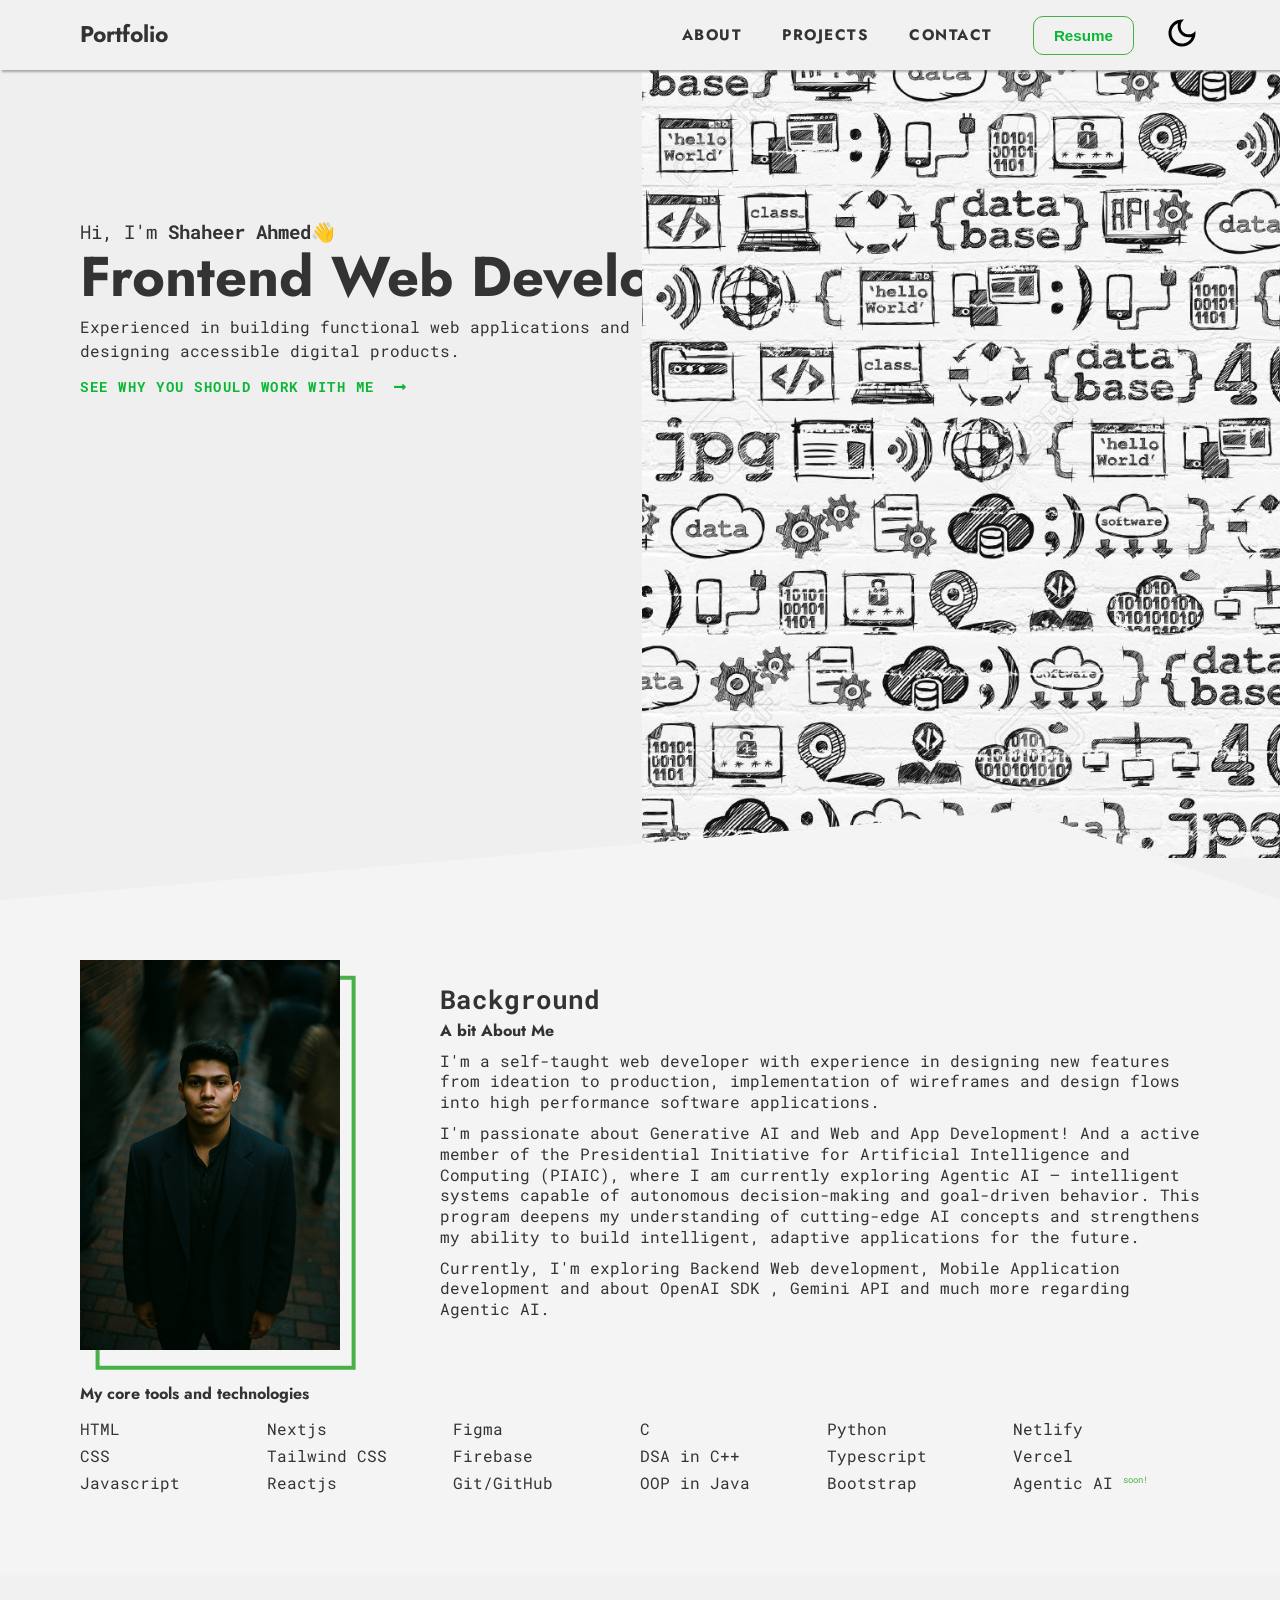
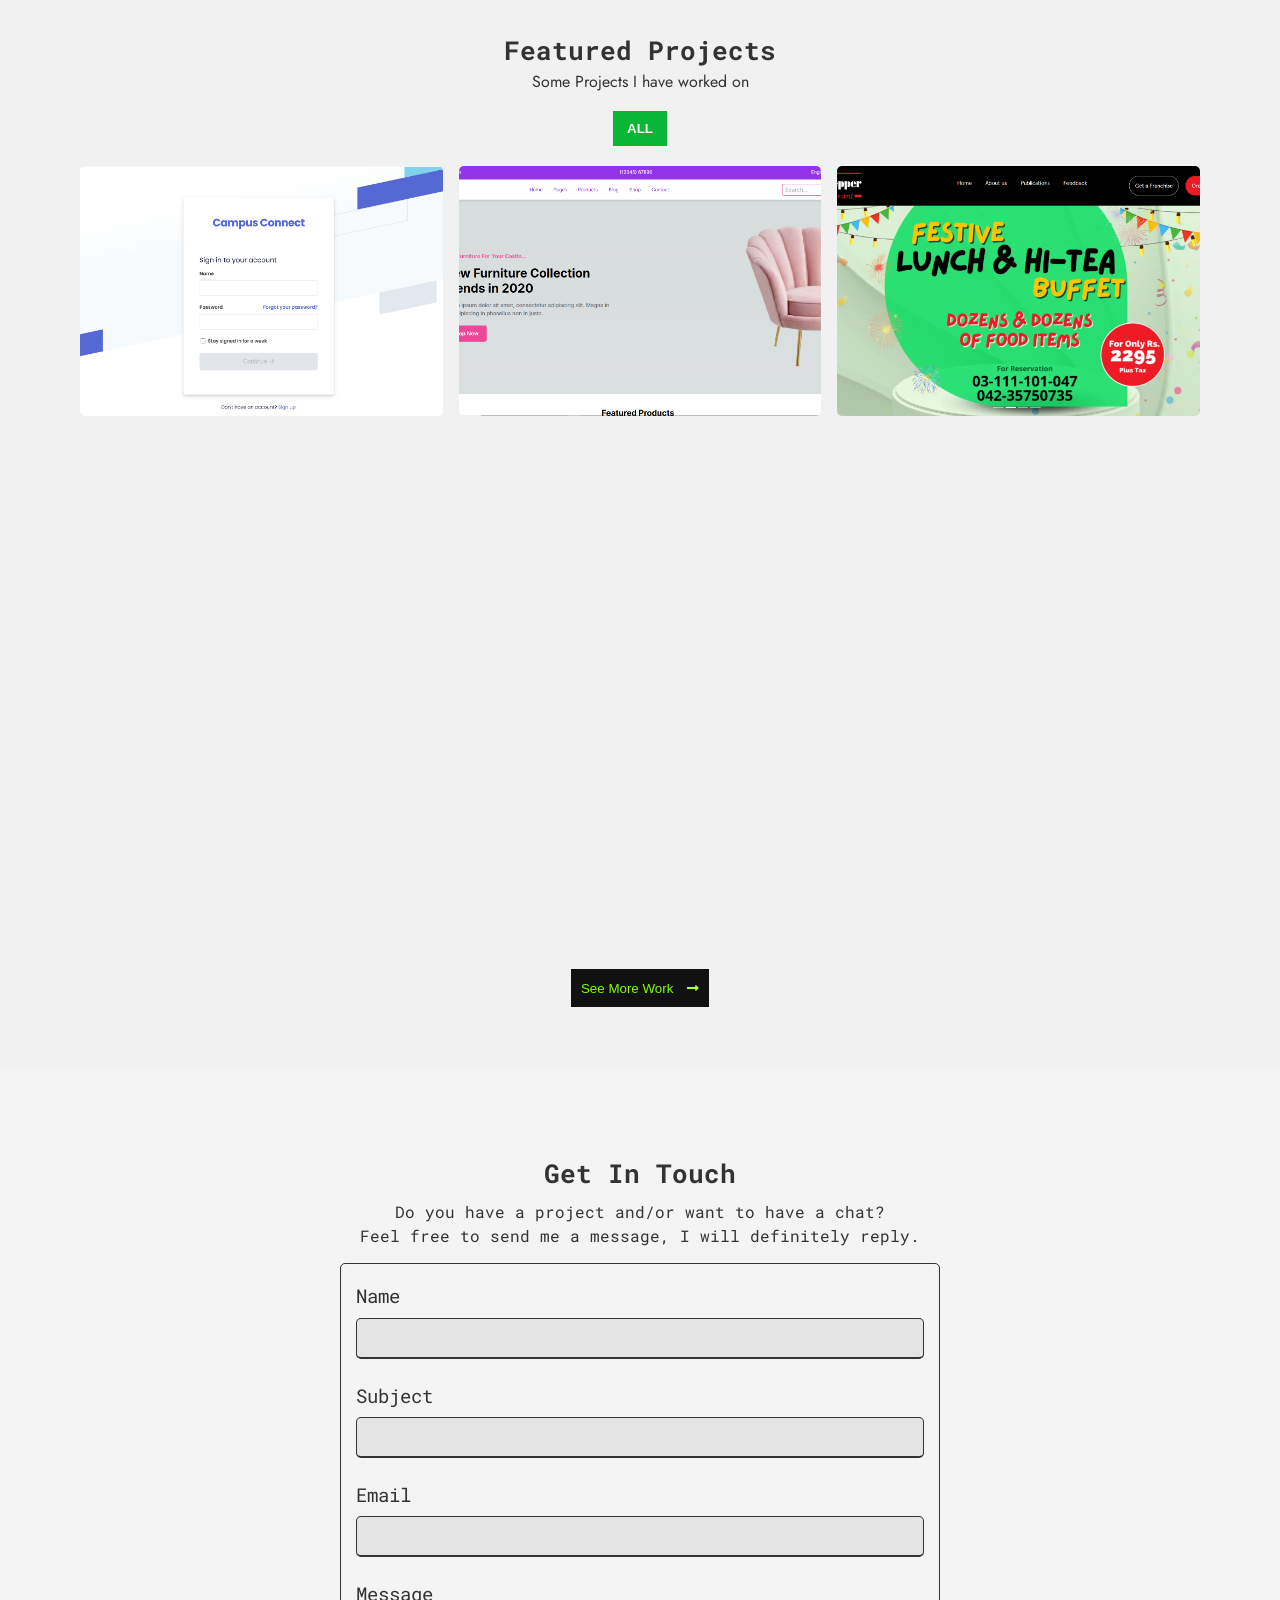
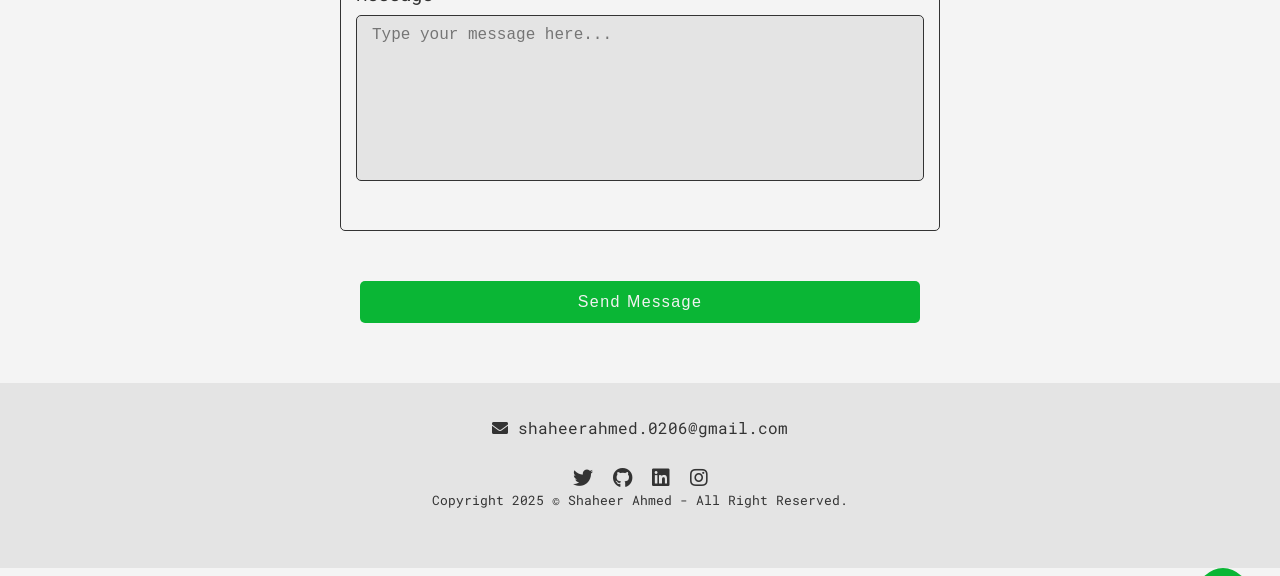
<file: index.html>
<!DOCTYPE html>
<html lang="en">
  <head>
    <meta charset="UTF-8" />
    <meta http-equiv="X-UA-Compatible" content="IE=edge" />
    <meta name="viewport" content="width=device-width, initial-scale=1.0" />
    <meta
      name="description"
      content="Shaheer Ahmed is a self-taught Frontend/UI Engineer, Visual Designer passionate about Open Source, Accessibility, Inclusive Design and Renewable Energy."
    />
    <meta
      name="keywords"
      content="Web Design, Software Development, UI/UX Design, Content Writing, Smart Contracts and DApp Development"
    />

    <!-- Facebook Open Graph -->
    <meta property="og:type" content="website" />
    <meta property="og:url" content="https://portfolio-website-shaheer.vercel.app/" />
    <meta property="og:title" content="Shaheer Ahmed Personal Website" />
    <meta
      property="og:description"
      content="Shaheer Ahmed is a self-taught Frontend/UI Engineer, Visual Designer and passionate about Open Source, Accessibility, Inclusive Design and Renewable Energy."
    />
    <meta
      property="og:image"
      content="assets/images/projects/frontpage.png"
    />

    <!-- Twitter Meta Tags  -->
    <meta property="twitter:card" content="Portfolio Website" />
    <meta property="twitter:url" content="https://portfolio-website-shaheer.vercel.app/" />
    <meta
      property="twitter:title"
      content="Shaheer Ahmed Website"
    />
    <meta
      property="twitter:description"
      content="Shaheer Ahmed is a self-taught Frontend/UI Engineer, Visual Designer ,passionate about Open Source, Accessibility, Inclusive Design and Renewable Energy."
    />
    <meta
      property="twitter:image"
      content="assets/images/projects/frontpage.png"
    />

    <!-- Favicons -->
    <link rel="icon" sizes="16x16" href="./images/favicon/favicon-16x16.png" />
    <link rel="icon" sizes="32x32" href="./images/favicon/favicon-32x32.png" />
    <link rel="icon" sizes="48x48" href="./images/favicon/favicon-48x48.png" />
    <link
      rel="icon"
      sizes="152x152"
      href="./images/favicon/favicon-152x152.png"
    />
    <link
      rel="icon"
      sizes="192x192"
      href="./images/favicon/favicon-192x192.png"
    />
    <!-- Fonts -->
    <link
      rel="stylesheet"
      href="https://pro.fontawesome.com/releases/v5.10.0/css/all.css"
      integrity="sha384-AYmEC3Yw5cVb3ZcuHtOA93w35dYTsvhLPVnYs9eStHfGJvOvKxVfELGroGkvsg+p"
      crossorigin="anonymous"
    />

    <link rel="preconnect" href="https://fonts.googleapis.com" />
    <link rel="preconnect" href="https://fonts.gstatic.com" crossorigin />
    <link
      href="https://fonts.googleapis.com/css2?family=Jost:wght@400;500;600;700&family=Roboto+Mono:wght@400;500;700&display=swap"
      rel="stylesheet"
    />
    <!-- Styles -->
    <link rel="stylesheet" href="./css/global.css" />
    <link rel="stylesheet" href="./css/style.css" />
    <title>Shaheer Ahmed | Personal Website</title>
  </head>
  <body>
    <!-- <div class="preloader">
    </div> -->

    <!-- Header -->
    <header class="header">
      <nav class="nav">
        <div class="logo">
          <a href="#hero">
           <h1>Portfolio</h1>
          </a>
        </div>
        <ul class="nav-links">
          <li><a href="#about">ABOUT</a></li>
          <li><a href="#project">PROJECTS</a></li>
          <li><a href="#contact">CONTACT</a></li>
          <li>
            <button class="resume-btn">
              <a
                id="resume"
                target="_blank"
                rel="noopener noreferrer"
                href="assets/CV.pdf"
                >Resume</a
              >
            </button>
          </li>

          <!-- Dark Mode Switch -->
          <div class="theme-switch">
            <input type="checkbox" id="toggle-switch" />
            <label class="theme-icons" for="toggle-switch">
              <img
                class="darken"
                src="./assets/images/icons/moon.svg"
                alt="dark mode"
              />
              <img
                class="brighten hide"
                src="./assets/images/icons/sun.svg"
                alt="light mode"
              />
            </label>
          </div>
        </ul>
        <!-- Mobile Hamburger Menu -->
        <div class="hamburger-menu">
          <div class="bar"></div>
        </div>
      </nav>
    </header>

    <!-- Main -->
    <main>
      <!-- Hero Section -->
      <section class="hero">
        <div class="left">
          <span>Hi, I'm <span class="named">Shaheer Ahmed👋</span></span>
          <h1>Frontend Web Developer</h1>
          <p>
            Experienced in building functional web applications and designing
            accessible digital products.
          </p>
          <a href="#about"
            >See Why You should Work With Me
            <i class="fas fa-long-arrow-alt-right"></i>
          </a>
        </div>
      </section>
    </main>

    <!-- About Me -->
    <section class="about" id="about">
      <div class="about-container">
        <div class="hidden photo-wrapper">
          <img
            loading="lazy"
            class="photo"
            src="./assets/images/profile-photo.jpeg"
            alt=""
          />
        </div>
        <div class="background">
          <h2 class="title">Background</h2>
          <h4 class="subtitle">A bit About Me</h4>
          <p>
           I'm a self-taught web developer  with experience in designing new features from ideation to production, implementation of wireframes and design flows into high performance software applications.
          </p>
          <p>
           I'm passionate about Generative AI and Web and App Development!
And a active member of the Presidential Initiative for Artificial Intelligence and Computing (PIAIC), where I am currently exploring Agentic AI — intelligent systems capable of autonomous decision-making and goal-driven behavior. This program deepens my understanding of cutting-edge AI concepts and strengthens my ability to build intelligent, adaptive applications for the future.
          </p>
          <p>
            Currently, I'm exploring Backend Web development, Mobile Application development and about OpenAI SDK , Gemini API and much more  regarding Agentic AI.
          </p>
        </div>
      </div>
      <div class="technologies">
        <h4>My core tools and technologies</h4>
        <div class="tools">
          <ul>
            <li>HTML</li>
            <li>CSS</li>
            <li>Javascript</li>
          </ul>
          <ul>
            <li>Nextjs</li>
            <li>Tailwind CSS</li>
            <li>Reactjs</li>
          </ul>
          <ul>
            <li>Figma</li>
            <li>Firebase</li>
            <li>Git/GitHub</li>
          </ul>
          <ul>
            <li>C</li>
            <li>DSA in C++</li>
            <li>OOP in Java</li>
          </ul>
          <ul>
            <li>Python</li>
            <li>Typescript</li>
            <li>Bootstrap</li>
          </ul>
          <ul>
            <li>Netlify</li>
            <li>Vercel</li>
            <li>Agentic AI <sup>soon!</sup></li>
          </ul>
        </div>
      </div>
    </section>

    <!-- Projects -->
    <section class="project" id="project">
      <div class="project-container">
        <div class="text">
          <h2 class="title" data-title="My works">Featured Projects</h2>
          <p>Some Projects I have worked on</p>
        </div>

        <div class="project-container">
          <div class="filter">
            <button class="filter-btn active" data-filter="*">All</button>
            <!-- <button class="filter-btn" data-filter=".design">Design</button>
            <button class="filter-btn" data-filter=".software">Software</button>
            <button class="filter-btn" data-filter=".blockchain">
              Blockchain
            </button> -->
          </div>

          <div class="projects">
            <!-- Project 1 -->
            <div class="hidden project-box software">
              <div class="project-details">
                <div class="project-text">
                  <h3>Campus Connect</h3>
                  <p>
Here's an amazing project where we connect our University students , and facilitate them as they can do job postings , can build alumni network and can also get study material like notes , university past papers and etc.
                  </p>
                  <span class="stack">React Js, Vercel</span>
                </div>

                <div class="project-link">
                  <a
                    href="https://campus-connect-hazel-rose.vercel.app/"
                    target="_blank"
                    rel="noopener noreferrer"
                  >
                    <i class="fas fa-link"></i>
                  </a>
                  <a
                    href="https://github.com/shaheerahmedcoder/Campus-Connect"
                    target="_blank"
                    rel="noopener noreferrer"
                  >
                    <i class="fab fa-github"></i>
                  </a>
                </div>
              </div>
            </div>

            <!-- Project 2 -->
            <div class="hidden project-box software">
              <div class="project-details">
                <div class="project-text">
                  <h3>Ecommerce Website</h3>
                  <p>A Ecommerce business Website UI.</p>
                  <span class="stack">Nextjs, Typescript, JavaScript, Tailwind CSS, CSS, Vercel</span>
                </div>

                <div class="project-link">
                  <a
                    href="https://e-commerce-website-ui-lyart.vercel.app/"
                    target="_blank"
                    rel="noopener noreferrer"
                  >
                    <i class="fas fa-link"></i>
                  </a>
                  <a
                    href="https://github.com/shaheerahmedcoder/E-Commerce-Website-UI"
                    target="_blank"
                    rel="noopener noreferrer"
                  >
                    <i class="fab fa-github"></i>
                  </a>
                </div>
              </div>
            </div>

            <!-- Project 3 -->
            <div class="hidden project-box blockchain">
              <div class="project-details">
                <div class="project-text">
                  <h3>Salt n Pepper Website CLone</h3>
                  <p>
This is the HTML and CSS final project, in which I have cloned a restaurant website name as "Salt and Pepper". In this website we will use all the concepts of HTML and CSS , and utility classes will also be used! You can visit this website by the link below;
                  </p>
                  <span class="stack"
                    >HTML, CSS, Github Deployment</span
                  >
                </div>

                <div class="project-link">
                  <a
                    href="https://shaheerahmedcoder.github.io/Salt-and-Pepper/"
                    target="_blank"
                    rel="noopener noreferrer"
                  >
                    <i class="fas fa-link"></i>
                  </a>
                  <a
                    href="https://github.com/shaheerahmedcoder/Salt-and-Pepper"
                    target="_blank"
                    rel="noopener noreferrer"
                  >
                    <i class="fab fa-github"></i>
                  </a>
                </div>
              </div>
            </div>

            <!-- Project 4 -->
            <div class="hidden project-box software">
              <div class="project-details">
                <div class="project-text">
                  <h3>Calculator</h3>
                  <p>A Simple calculator for mathematical operations</p>
                  <span class="stack">HTML, CSS, JavaScript, GitHub Deployment</span>
                </div>

                <div class="project-link">
                  <a
                    href="https://shaheerahmedcoder.github.io/Calculator/"
                    target="_blank"
                    rel="noopener noreferrer"
                  >
                    <i class="fas fa-link"></i>
                  </a>
                  <a
                    href="https://github.com/shaheerahmedcoder/Calculator"
                    target="_blank"
                    rel="noopener noreferrer"
                  >
                    <i class="fab fa-github"></i>
                  </a>
                </div>
              </div>
            </div>

            <!-- Project 5 -->
            <div class="hidden project-box software">
              <div class="project-details">
                <div class="project-text">
                  <h3>Resume Builder</h3>
                  <p>A Dynamic Resume Builder by entering your information you can download your resume in pdf format, can share the resume through a shareable link in a unique way.</p>
                  <span class="stack">HTML, CSS, JavaScript, Vercel</span>
                </div>

                <div class="project-link">
                  <a
                    href="https://personal-information-blond.vercel.app/"
                    target="_blank"
                    rel="noopener noreferrer"
                  >
                    <i class="fas fa-link"></i>
                  </a>
                  <a
                    href="https://github.com/shaheerahmedcoder/Personal--Information"
                    target="_blank"
                    rel="noopener noreferrer"
                  >
                    <i class="fab fa-github"></i>
                  </a>
                </div>
              </div>
            </div>

            <!-- Project 6 -->
            <div class="hidden project-box design">
              <div class="project-details">
                <div class="project-text">
                  <h3>Toss App</h3>
                  <p>
                    A toss app by using HTML , CSS and JavaScript.
                  </p>
                  <span class="stack">HTML, CSS, Javascript</span>
                </div>

               <div class="project-link">
                  <a
                    href="https://shaheerahmedcoder.github.io/Toss-App/"
                    target="_blank"
                    rel="noopener noreferrer"
                  >
                    <i class="fas fa-link"></i>
                  </a>
                  <a
                    href="https://github.com/shaheerahmedcoder/Toss-App"
                    target="_blank"
                    rel="noopener noreferrer"
                  >
                    <i class="fab fa-github"></i>
                  </a>
                </div>
              </div>
            </div>


            <!-- Project 7 -->
            <div class="hidden project-box software">
              <div class="project-details">
                <div class="project-text">
                  <h3>Card Game</h3>
                  <p>
A toss app by using HTML , CSS and JavaScript.
                  </p>
                  <span class="stack">HTML, CSS, React JS, Vite(framework), Vercel</span>
                </div>

                <div class="project-link">
                  <a
                    href="https://card-game-4.vercel.app/"
                    target="_blank"
                    rel="noopener noreferrer"
                  >
                    <i class="fas fa-link"></i>
                  </a>
                  <a
                    href="https://github.com/shaheerahmedcoder/Card-Game"
                    target="_blank"
                    rel="noopener noreferrer"
                  >
                    <i class="fab fa-github"></i>
                  </a>
                </div>
              </div>
            </div>

            <!-- Project 8 -->
            <div class="hidden project-box software">
              <div class="project-details">
                <div class="project-text">
                  <h3>Todo App</h3>
                  <p>
                 A todo app made by using HTML , CSS and JavaScript!
                  </p>
                  <span class="stack">HTML, CSS, JavaScript, GitHub Deployment</span>
                </div>

                <div class="project-link">
                  <a
                    href="https://shaheerahmedcoder.github.io/Todo-App/"
                    target="_blank"
                    rel="noopener noreferrer"
                  >
                    <i class="fas fa-link"></i>
                  </a>
                  <a
                    href="https://github.com/shaheerahmedcoder/Todo-App"
                    target="_blank"
                    rel="noopener noreferrer"
                  >
                    <i class="fab fa-github"></i>
                  </a>
                </div>
              </div>
            </div>

            <!-- Project 9 -->
            <div class="hidden project-box blockchain">
              <div class="project-details">
                <div class="project-text">
                  <h3>Agentic AI</h3>
                  <p>
                   Agentic AI refers to AI systems capable of autonomous decision-making, goal-setting, and adaptive behavior without constant human input. Unlike traditional AI, it acts more like an intelligent agent—reasoning, planning, and taking initiative to achieve complex objectives in dynamic environments.
                  </p>
                  <span class="stack">Typescript, Nextjs, Python, Generative AI</span>
                </div>

                <div class="project-link">
                  <a href="#" target="_blank" rel="noopener noreferrer">
                    <!-- <i class="fas fa-link"></i> -->
                  </a>
                  <a
                    href="https://github.com/shaheerahmedcoder"
                    target="_blank"
                    rel="noopener noreferrer"
                  >
                    <i class="fab fa-github"></i>
                  </a>
                </div>
              </div>
            </div>
          </div>
        </div>
      </div>
      <button class="project-btn">
        <a
          href="https://github.com/shaheerahmedcoder"
          target="_blank"
          rel="noopener noreferrer"
          ><span class="txt-see">See More Work </span>
        </a>
        <i class="fas fa-long-arrow-alt-right"></i>
      </button>
    </section>



    <!-- Contact -->
    <section class="contact" id="contact">
      <div class="form-container">
        <div class="form-text">
          <h2 class="title">Get In Touch</h2>
          <p>
            Do you have a project and/or want to have a chat? <br />
            Feel free to send me a message, I will definitely reply.
          </p>
        </div>

        <form
          id="contact-form"
          name="contact"
          action="./src/contact.html"
          method="POST"
          data-netlify="true"
          onSubmit="submit"
          data-netlify-honeypot="bot-field"
        >
          <input name="bot-field" style="display: none" />
          <label for="name">Name</label>
          <input type="text" name="name" id="name" name="name" required />

          <label for="subject">Subject</label>
          <input type="text" name="subject" id="subject" name="subject" />

          <label for="email">Email</label>
          <input type="email" name="email" id="email" name="email" required />

          <label for="message">Message</label>
          <textarea
            name="message"
            id="message"
            placeholder="Type your message here..."
            rows="8"
            name="message"
          ></textarea>
          <!-- <button onclick="msgDone()" class="contact-btn">SEND MESSAGE</button> -->
          
        </form>
        <button onclick="msgDone()" class="contact-btn">Send Message</button>
      </div>
    </section>

    <!-- Footer -->
    <footer>
      <div class="email">
        <i class="fas fa-envelope"></i>
        <a
          href="mailto:shaheerahmed.0206@gmail.com"
          target="_blank"
          rel="nofollow noopener noreferrer"
          >shaheerahmed.0206@gmail.com</a
        >
      </div>
      <div class="footer-socials">
        <a
          href="https://www.twitter.com"
          target="_blank"
          rel="noopener noreferrer"
        >
          <i class="fab fa-twitter"></i>
        </a>

        <a
          href="https://www.github.com/shaheerahmedcoder"
          target="_blank"
          rel="noopener noreferrer"
        >
          <i class="fab fa-github"></i>
        </a>


        <a
          href="https://www.linkedin.com/in/shaheer-ahmed-892776321/"
          target="_blank"
          rel="noopener noreferrer"
        >
          <i class="fab fa-linkedin"></i>
        </a>


        <a
          href="https://www.instagram.com"
          target="_blank"
          rel="noopener noreferrer"
        >
          <i class="fab fa-instagram"></i>
        </a>

      <p class="copyright">
        Copyright 2025 &copy;
        <a
          href=""
          target="_blank"
          rel="noopener noreferrer"
        >
         Shaheer Ahmed
        </a>
        - All Right Reserved.
      </p>
    </footer>

    <div class="scrollup">
      <a href="#" id="scroll-btn"><i class="fas fa-angle-up"></i></a>
    </div>

    <script src="./js/mixitup.min.js"></script>
    <script src="./js/script.js"></script>
  </body>
</html>

<script>
  function msgDone() {
    alert("Message sent successfully!");
    setTimeout(function () {
      window.location.href = "message.html";
    }, 500);
  }
</script>
</file>
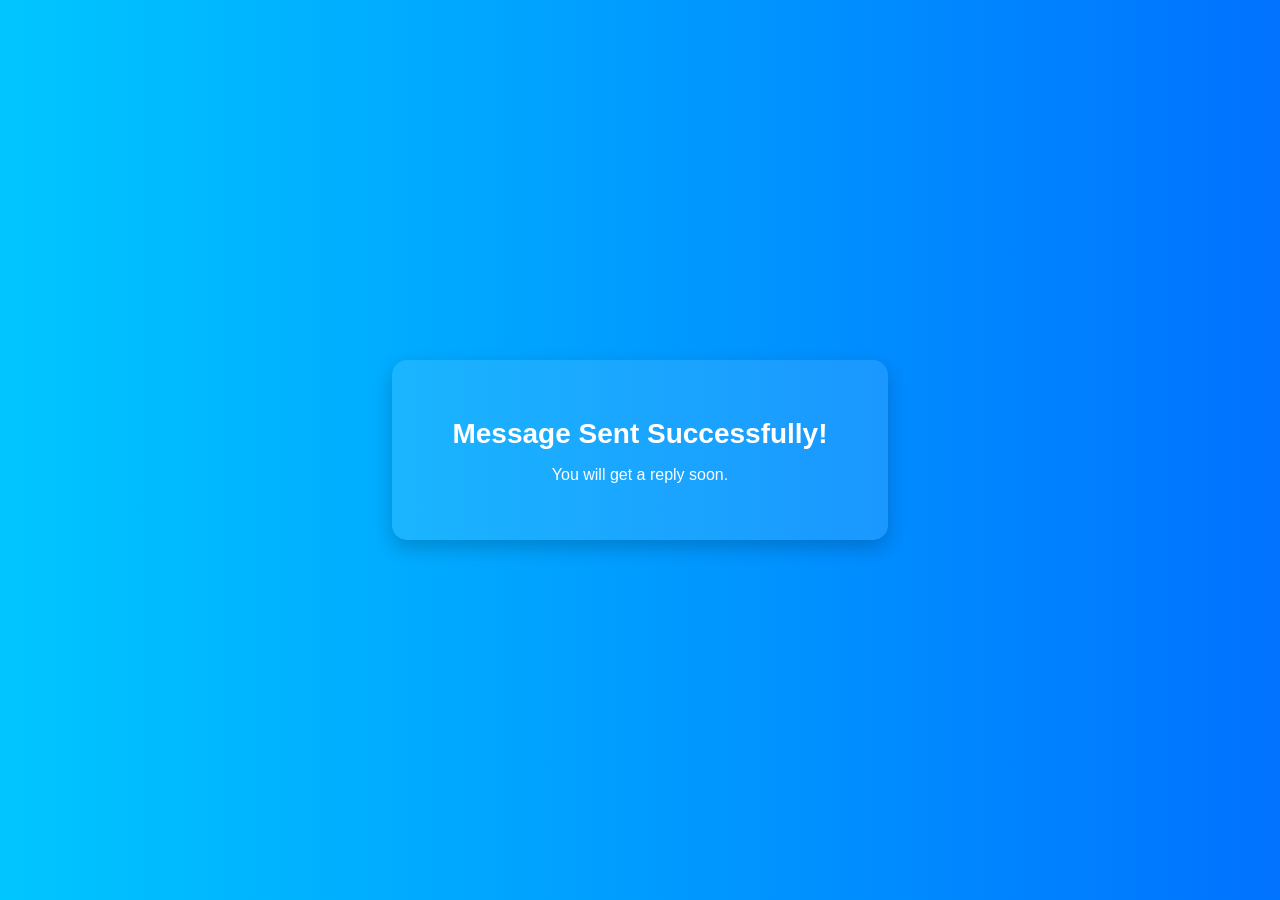
<file: message.html>
<!DOCTYPE html>
<html lang="en">
<head>
  <meta charset="UTF-8">
  <title>Message Sent</title>
  <style>
    body {
      margin: 0;
      padding: 0;
      background: linear-gradient(to right, #00c6ff, #0072ff);
      height: 100vh;
      display: flex;
      justify-content: center;
      align-items: center;
      color: white;
      font-family: Arial, sans-serif;
    }
    .message-box {
      background: rgba(255, 255, 255, 0.1);
      padding: 40px 60px;
      border-radius: 15px;
      box-shadow: 0 8px 20px rgba(0, 0, 0, 0.2);
      text-align: center;
    }
    .message-box h1 {
      margin-bottom: 15px;
      font-size: 28px;
    }
  </style>
</head>
<body>
  <div class="message-box">
    <h1>Message Sent Successfully!</h1>
    <p>You will get a reply soon.</p>
  </div>
</body>
</html>
</file>
<file: css/global.css>
/* -- Global -- */
*,
*::after,
*::before {
  box-sizing: border-box;
  margin: 0;
  padding: 0;
}

:root {
  /* -- Default/Light Mode -- */
  --bg-color-primary: #f1f1f1;
  --bg-color-secondary: rgba(235, 235, 235, 0.5);
  --text-primary: #111;
  --text-secondary: #333;
  --color-white: #f2f2f2;
  --cta-primary: #0ab635;
  --box-color: #e4e4e4;
  --highlight: #47b147;
  --box-shadow: 2px 2px 2px rgba(105, 105, 105, 0.3),
    2px 2px 2px rgba(105, 105, 105, 0.3);
}

/* -- Dark Mode -- */
[data-theme-color="dark"] {
  --bg-color-primary: #010116;
  --bg-color-secondary: #0a0a1f;
  --text-primary: #001;
  --color-white: #f6f6f6;
  --text-secondary: #f6f6f6;
  --cta-primary: #00d46a;
  --box-color: #0a0a1a;
  --highlight: #0c9;
  --box-shadow: 2px 2px 2px rgba(66, 66, 66, 0.3),
    2px 2px 2px rgba(66, 66, 66, 0.3);
}

/* Theme switch */
.theme-icons > img {
  cursor: pointer;
  margin-left: 10px;
}

.hide {
  display: none;
}

#toggle-switch {
  display: none;
}

html {
  scroll-behavior: smooth;
  scroll-padding-top: var(--scroll-padding, 50px);
}

a:not(.readmore) {
  color: var(--text-secondary);
  text-decoration: none;
}

sup {
  color: var(--highlight);
  font-size: 0.55rem;
}

.fa-long-arrow-alt-right,
.fa-chevron-right {
  padding-left: 10px;
}

.fa-long-arrow-alt-right:hover,
.fa-chevron-right:hover {
  padding-left: 12px;
}

.scrollup {
  background-color: var(--cta-primary);
  border-radius: 50%;
  cursor: pointer;
  color: var(--color-white);
  font-size: 1.8rem;
  position: fixed;
  display: flex;
  justify-content: center;
  align-items: center;
  right: 32px;
  width: 50px;
  height: 50px;
  transition: all 0.5s ease;
}

.scrollup:before {
  content: "";
  position: absolute;
  background-color: var(--highlight);
  border-radius: 50%;
  top: 50%;
  left: 50%;
  width: 50px;
  height: 50px;
  opacity: 0;
  z-index: 1;
  transform: translate(-50%, -50%) scale(0.6);
  animation: scale 1.2s ease-out infinite 1s;
}

@keyframes scale {
  0% {
    transform: translate(-50%, -50%) scale(1);
    opacity: 0.3;
  }

  100% {
    transform: translate(-50%, -50%) scale(1.5);
    opacity: 0;
  }
}

.scrollup:hover {
  background-color: var(--highlight);
}

.scrollup:hover i {
  transform: translateY(-5px);
}

.display {
  bottom: 25px;
}

.stop-scroll {
  height: 100%;
  overflow: hidden;
}

.hamburger-menu {
  display: none;
  cursor: pointer;
  font-size: 2rem;
  font-weight: bold;
  position: relative;
  width: 33.6px;
  height: 25px;
}

.hamburger-menu .bar {
  background-color: var(--text-secondary);
  border-radius: 3px;
  transition: 0.5s;
  width: 2.1rem;
  height: 3px;
  margin-top: 10px;
}

.bar:before,
.bar:after {
  content: "";
  position: absolute;
  width: 2.1rem;
  height: 3px;
  border-radius: 3px;
  background-color: var(--text-secondary);
  transition: 0.5s;
}

.bar:before {
  transform: translateY(-9px);
}

.bar:after {
  transform: translateY(9px);
}

/* -- Animate on scroll-- */
.hidden {
  opacity: 0;
  transition: all 1s ease-in-out;
  filter: blur(5px);
  transform: translateX(-100%);
}

.show {
  opacity: 1;
  filter: blur(0);
  transform: translateX(0);
}

@media (prefers-reduced-motion) {
  .hidden {
    transition: none;
  }
}

.project-box:nth-child(2) {
  transition-delay: 350ms;
}
.project-box:nth-child(3) {
  transition-delay: 500ms;
}
.project-box:nth-child(4) {
  transition-delay: 650ms;
}
.project-box:nth-child(5) {
  transition-delay: 800ms;
}
.project-box:nth-child(6) {
  transition-delay: 950ms;
}
.project-box:nth-child(7) {
  transition-delay: 1100ms;
}
.project-box:nth-child(8) {
  transition-delay: 1250ms;
}
.project-box:nth-child(9) {
  transition-delay: 1400ms;
}

/* -- Media Queries-- */
@media (max-width: 908px) {
  nav {
    padding: 0 50px !important;
  }

  nav ul {
    margin-right: 0px !important;
  }

  .about {
    padding: 0 50px !important;
  }

  .about-container {
    flex-direction: column;
    margin-top: 0px;
  }

  main {
    height: auto !important;
  }

  .left {
    margin-bottom: 150px !important;
  }

  .hero {
    padding: 220px 50px 0px !important;
  }

  .hero::after {
    display: none;
  }

  .background {
    padding-left: 0px !important;
    margin-top: 50px !important;
  }

  .project-container {
    margin-bottom: 30px !important;
    padding: 0 25px !important;
  }

  .project-text {
    top: 12px !important;
  }

  .tools {
    display: grid;
    justify-content: center;
    grid-template-columns: repeat(3, 1fr) !important;
  }

  .article-wrapper {
    padding: 5px 45px 30px !important;
    grid-gap: 1rem !important;
  }

  .article-title {
    font-size: 0.85rem;
  }

  .article-intro {
    font-size: 0.75rem !important;
  }
}

@media (max-width: 700px) {
  nav {
    position: relative;
    display: flex;
    justify-content: space-between;
  }

  .nav-links {
    padding: 0 0 40px;
  }

  nav .nav-links {
    background-color: var(--bg-color-primary);
    display: flex;
    flex-direction: column;
    justify-content: center !important;
    align-items: center;
    position: fixed;
    right: -100vw;
    top: 70.2px;
    height: 100vh;
    width: 100vw;
    transition: all 0.5s ease-in-out;
  }

  .nav-links li {
    padding: 20px 0px;
  }

  .nav-links.active {
    right: 0px;
    opacity: 0.95;
  }

  .hamburger-menu.active .bar {
    background-color: transparent;
    transform: rotate(360deg);
  }

  .hamburger-menu.active .bar:before {
    transform: translateY(0) rotate(45deg);
  }

  .hamburger-menu.active .bar:after {
    transform: translateY(0) rotate(-45deg);
  }

  .hamburger-menu {
    display: block;
  }

  .theme-icons {
    margin-left: -10px;
  }

  main {
    height: auto !important;
  }

  .hero {
    padding: 140px 40px 70px !important;
  }

  .hero::after {
    display: none;
  }

  .left {
    margin-bottom: 50px !important;
    margin-top: 80px !important;
  }

  .left h1 {
    font-size: 3rem !important;
  }

  .left p {
    width: 100% !important;
  }

  .about {
    padding: 0 80px;
  }

  .about-container {
    flex-direction: column;
    margin-top: 0px;
  }

  .photo {
    width: 240px !important;
  }

  .background {
    padding-left: 0px !important;
    padding-top: 20px !important;
  }

  .tools {
    display: grid !important;
    grid-template-columns: repeat(3, 1fr);
    grid-gap: 2px;
  }

  .tools ul li {
    padding: 0px !important;
    margin-top: 5px !important;
    font-size: 0.9rem;
  }

  .filter-btn {
    padding: 5px 8px !important;
    margin: 0 5px !important;
  }

  .projects {
    display: grid;
    grid-template-columns: repeat(2, 1fr) !important;
  }

  .project-text {
    top: 15px !important;
  }

  .article-wrapper {
    display: flex !important;
    flex-direction: column !important;
    padding: 5px 30px 30px !important;
    font-size: 0.8rem !important;
  }

  .article {
    margin: 0 auto !important;
    max-width: 480px !important;
  }
}

@media (max-width: 600px) and (min-width: 350px) {
  nav {
    padding: 0 30px !important;
  }

  .hero {
    padding: 140px 30px 80px !important;
  }

  .left {
    margin-top: 60px !important;
  }

  .left span {
    font-size: 1rem !important;
  }

  .left h1 {
    font-size: 2.8rem !important;
  }

  .left p {
    width: 100% !important;
  }

  .left a {
    font-size: 0.7rem !important;
  }

  .about {
    padding: 0 30px !important;
    width: 100% !important;
  }

  .about p {
    font-size: 0.8rem;
    width: 100% !important;
  }

  .photo {
    width: 200px !important;
  }

  .tools {
    padding-bottom: 25px !important;
  }

  .tools li {
    font-size: 0.8rem !important;
  }

  .project {
    padding: 30px 0 !important;
  }

  .project-box {
    max-height: 240px !important;
  }

  .project-content {
    margin-top: 0 !important;
  }

  .project-text {
    top: 0 !important;
  }

  .project-text h3 {
    font-size: 0.85rem !important;
  }

  .project-text p {
    font-size: 0.62rem !important;
  }

  .project-link img {
    width: 25px !important;
  }

  .article {
    margin: 0 auto !important;
    width: 100% !important;
  }

  .article-title {
    font-size: 1rem;
  }

  .article-wrapper {
    padding: 5px 30px 30px !important;
    display: flex !important;
    flex-direction: column !important;
  }

  .contact {
    margin: 40px 30px !important;
  }

  #contact-form {
    margin: 0 auto 30px !important;
  }

  label {
    font-size: 1rem !important;
  }

  input,
  textarea {
    padding: 8px 10px !important;
    margin: 10px 0 15px !important;
  }

  .form-text p {
    font-size: 0.8rem !important;
  }

  .copyright {
    font-size: 0.65rem !important;
  }
}

@media (max-width: 455px) {
  .projects {
    grid-template-columns: repeat(1, 1fr) !important;
  }

  .project-text h3 {
    font-size: 1.1em !important;
  }

  .project-text p {
    font-size: 1em !important;
  }

  .project-text .stack {
    font-size: 0.85em !important;
  }

  #contact-form {
    border: none !important;
    padding: 20px 0px !important;
  }
}

@media (max-width: 349px) {
  nav {
    padding: 0 25px !important;
  }

  .hero {
    padding: 70px 25px 50px !important;
  }

  .left span {
    font-size: 0.8rem !important;
  }

  .left h1 {
    font-size: 2rem !important;
  }

  .left p {
    font-size: 0.75rem !important;
  }

  .left a {
    font-size: 0.6rem !important;
  }

  .photo {
    width: 200px !important;
  }

  .about {
    padding: 0 25px !important;
  }

  .about p,
  .tools ul li,
  .form-text p,
  footer a {
    font-size: 0.75rem !important;
  }

  .filter-btn {
    padding: 5px 6px !important;
    margin: 0 2px !important;
  }

  .project-container {
    padding: 0 25px !important;
  }

  .project {
    padding: 30px 0 !important;
  }

  .article-wrapper {
    padding: 10px 25px 30px !important;
    font-size: 0.75rem !important;
    flex-direction: column !important;
  }

  .article-preview {
    margin-top: 0 !important;
    padding: 12px !important;
  }

  .article-title {
    font-size: 1rem !important;
  }

  .contact {
    margin: 30px 25px !important;
  }

  label {
    font-size: 0.85rem !important;
  }

  input {
    border-bottom: none;
  }

  input,
  textarea {
    margin: 8px 0 10px !important;
  }

  .contact-btn {
    font-size: 0.85rem !important;
  }

  .footer-socials {
    margin: 15px 0 !important;
  }

  .footer-socials .fab {
    font-size: 10px !important;
  }

  .copyright {
    font-size: 0.5rem !important;
  }

  .scroll-btn {
    font-size: 1.4rem;
    width: 40px;
    height: 40px;
  }
}
</file>
<file: css/style.css>
body {
  background-color: var(--bg-color-secondary);
  color: var(--text-primary);
  font-family: "Jost", sans-serif;
  font-size: 1rem;
  line-height: 1.2;
  width: 100%;
  height: 100%;
  overflow-x: hidden;
}

/* -- Header -- */
header {
  position: fixed;
  display: flex;
  align-items: center;
  width: 100%;
  z-index: 99;
}

nav {
  background-color: var(--bg-color-primary);
  box-shadow: var(--box-shadow);
  font-family: "Jost", sans-serif;
  display: flex;
  align-items: center;
  position: relative;
  padding: 0 80px;
  width: 100%;
  height: 70px;
}

nav ul {
  display: flex;
  align-items: center;
  justify-content: flex-end;
  width: 100%;
  right: -680px;
}

nav ul li {
  list-style: none;
  font-size: 1rem;
  letter-spacing: 1.5px;
  margin: 0 20px;
}

nav a {
  border: none;
  color: var(--text-secondary);
  font-size: 0.95rem;
  font-weight: bold;
  text-decoration: none;
  transition: all 0.3s ease-in;
}

nav a:hover {
  color: var(--cta-primary);
}

.resume-btn,
.back-btn {
  background-color: var(--bg-color-primary);
  border: 1px solid var(--highlight);
  border-radius: 10px;
  color: var(--cta-primary);
  cursor: pointer;
  outline: none;
  font-weight: bold;
  padding: 10px 20px;
  transition: all 0.3s ease-in;
}

.resume-btn:hover,
.back-btn:hover {
  border: none;
  background-color: var(--cta-primary);
  color: var(--color-white);
}

#resume {
  color: inherit;
}

/* -- Main -- */
main {
  background-color: var(--bg-color-secondary);
  clip-path: polygon(0 0, 100% 0, 100% 100%, 80% 90%, 0 100%);
  background-size: 55px 55px;
  height: 100vh;
  overflow-x: hidden;
}

.hero {
  display: flex;
  align-items: center;
  padding: 220px 80px 0px;
}

.hero::after {
  content: "";
  position: absolute;
  top: 0;
  right: -450px;
  bottom: -60px;
  background-image: url(../assets/images/pattern.png);
  background-position: right;
  background-repeat: no-repeat;
  background-size: contain;
  width: 85%;
  height: 100%;
}

.left {
  color: var(--text-secondary);
}

.left span {
  color: var(--text-secondary);
  font-family: "Roboto Mono", monospace;
  font-size: 1.2rem;
  margin-bottom: 5px;
}

.left h1 {
  font-size: 3.5rem;
  font-weight: bold;
  margin-bottom: 5px;
}

.left p {
  font-family: "Roboto Mono", monospace;
  margin-bottom: 14px;
  line-height: 1.5;
  width: 60%;
}

.left a {
  color: var(--cta-primary);
  font-family: "Roboto Mono", monospace;
  font-size: 0.85rem;
  font-weight: bold;
  letter-spacing: 1.5px;
  text-transform: uppercase;
  transition: all 0.3s ease-in-out;
}

.left a:hover {
  color: var(--highlight);
}

.left a:hover i {
  padding-left: 5px;
}

/* -- About Me -- */
.about {
  padding: 60px 80px;
}

.about-container {
  display: flex;
  justify-content: space-between;
  align-items: center;
  width: 100%;
}

.photo {
  width: 260px;
}

.photo-wrapper {
  position: relative;
}

.photo-wrapper::after {
  position: absolute;
  border: 4px solid var(--highlight);
  content: "";
  transform: translate(-94%, 4%);
  width: 100%;
  height: 100%;
  z-index: -1;
}

.background {
  padding-left: 100px;
}

.background h2,
.background h4 {
  color: var(--text-secondary);
}

.background p {
  position: relative;
  animation: slide-up 3s ease-in 1s forwards;
}

@keyframes slide-up {
  from {
    bottom: -80px;
  }
  to {
    bottom: 0px;
  }
}

.title {
  font-family: "Roboto Mono", monospace;
  font-size: 1.6rem;
  margin-bottom: 0.4rem;
}

.subtitle {
  color: var(--text-secondary);
}

.about p {
  color: var(--text-secondary);
  font-family: "Roboto Mono", monospace;
  line-height: 1.3;
  margin: 10px 0;
}

.technologies {
  position: relative;
  color: var(--text-secondary);
  display: flex;
  flex-direction: column;
  padding: 30px 0 0px;
  animation: slide-right 3s ease-in 1s forwards;
}

@keyframes slide-right {
  from {
    left: -800px;
  }
  to {
    left: 0px;
  }
}

.tools {
  font-family: "Roboto Mono", monospace;
  display: grid;
  justify-content: center;
  grid-template-columns: repeat(6, 1fr);
}

.tools ul {
  list-style: none;
  padding-top: 10px;
}

.tools ul li {
  padding: 3px 40px 3px 0;
  margin-top: 2px;
}

/* -- Projects -- */
.project {
  background-color: var(--bg-color-primary);
  color: var(--text-secondary);
  position: relative;
  padding: 60px 0;
  text-align: center;
  margin-top: 20px;
  width: 100%;
}

.filter {
  display: flex;
  align-items: center;
  justify-content: center;
  width: 100%;
  margin: 20px 0;
}

.filter-btn {
  background: transparent;
  border: none;
  outline: none;
  cursor: pointer;
  color: var(--text-secondary);
  margin: 0 8px;
  padding: 10px 14px;
  text-transform: uppercase;
  transition: all 0.3s ease-in;
}

.filter-btn.active {
  background-color: var(--cta-primary);
  color: var(--color-white);
  font-weight: bold;
}

.filter-btn:hover {
  border: 1.5px solid var(--highlight);
}

.project-container {
  margin-bottom: 20px;
  padding: 0 40px;
}

.projects {
  display: grid;
  justify-content: center;
  grid-template-columns: repeat(3, 1fr);
  grid-gap: 1rem;
}

.project-box:hover {
  box-shadow: inset 0 100px 1000px 60px var(--text-primary);
  border: 1.5px solid var(--highlight);
}

.project-details {
  display: flex;
  justify-content: space-between;
  opacity: 0;
  position: relative;
  transition: all 0.4s ease-in-out;
}

.project-box:hover .project-details {
  opacity: 1;
}

.project-text {
  display: flex;
  flex-direction: column;
  position: relative;
  top: 30px;
  text-align: left;
}

.project-text h3 {
  font-size: 1rem;
}

.project-text p {
  font-family: "Roboto Mono", monospace;
  font-size: 0.65rem;
  margin: 10px 0;
  line-height: 1.4;
}

.project-text .stack {
  color: var(--highlight);
  font-size: 0.6rem;
  font-weight: bold;
  text-transform: uppercase;
}

.project-link a {
  display: flex;
  padding: 5px;
  color: var(--color-white);
}

.project-link a .fab,
.project-link .fas {
  font-size: 20px;
  transition: all 0.3s ease-in-out;
}

.project-link a i:hover {
  color: var(--highlight);
}

.project-box {
  background: var(--bg-color-secondary);
  border-radius: 5px;
  color: var(--color-white);
  cursor: pointer;
  padding: 1rem;
  background-position: center;
  background-size: cover;
  background-repeat: no-repeat;
  transition: all 0.3s ease-in-out;
  min-height: 250px;
}

.project-box:nth-child(1) {
  background-image: url(../assets/images/projects/Campus\ Connect.png);
}

.project-box:nth-child(2) {
  background-image: url(../assets/images/projects/EcomWebUI.png);
}

.project-box:nth-child(3) {
  background-image: url(../assets/images/projects/SaltnPepper.png);
}

.project-box:nth-child(4) {
  background-image: url(../assets/images/projects/CAL.png);
}

.project-box:nth-child(5) {
  background-image: url(../assets/images/projects/DResume.png);
}

.project-box:nth-child(6) {
  background-image: url(../assets/images/projects/TossAPP.png);
}

.project-box:nth-child(7) {
  background-image: url(../assets/images/projects/CardG.png);
}

.project-box:nth-child(8) {
  background-image: url(../assets/images/projects/Todo\ App.png);
}

.project-box:nth-child(9) {
  background-image: url(../assets/images/projects/soon.png);
}

/* -- Blog -- */
.blog {
  background: linear-gradient(rgba(0, 0, 0, 0.7), rgba(0, 0, 0, 0.7)),
    url(../assets/images/bg-image.png);
  padding: 35px 0 35px;
  overflow-x: hidden;
}

.blog-container {
  text-align: center;
}

.blog .text,
.blog .subtitle {
  color: var(--color-white);
  text-align: center;
  margin: 15px 0;
}

.blog .subtitle {
  padding: 0 30px;
}

.article-wrapper {
  display: flex;
  flex-direction: row;
  justify-content: center;
  grid-gap: 20px;
  padding: 5px 80px 40px;
  text-align: left;
}

.thumbnail {
  display: block;
  position: relative;
  object-fit: cover;
  min-height: 80px;
  height: 250px;
  width: 100%;
}

.article {
  box-shadow: -1px 1px 3px -1px rgba(0, 0, 0, 0.75);
  background-color: var(--color-white);
  max-width: 380px;
  width: 100%;
  margin: 6px;
  overflow: hidden;
}

.article-preview {
  margin-top: 10px;
  padding: 15px;
}
.txt-see{
  color: chartreuse;
}

.article-title {
  color: var(--text-primary);
  font-family: "Roboto Mono", monospace;
  font-size: 1.1rem;
  margin-bottom: 10px;
}
.named{
 
  font-weight: bolder; 
 

}

.article-intro {
  color: var(--text-primary);
  margin-bottom: 15px;
}

.readmore {
  color: var(--box-shadow);
  font-size: 0.8rem;
  text-decoration: none !important;
}

.blog-btn,
.project-btn {
  background-color: var(--text-primary);
  border: 1.5px solid var(--color-white);
  color: greenyellow;
  cursor: pointer;
  outline: none;
  text-align: center;
  height: 40px;
  width: 140px;
  position: relative;
  overflow: hidden;
  transition: all 0.5s ease-in-out;
}

/* --Button hover effect-- */
.blog-btn span,
.project-btn span {
  transition: all 0.5s ease;
}

.blog-btn:hover span,
.project-btn:hover span {
  color: var(--text-primary);
}

.blog-btn::after,
.project-btn::after {
  position: absolute;
  content: "";
  left: -10%;
  width: 0;
  top: 0%;
  left: 0%;
  width: 100%;
  height: 100%;
  z-index: 1;
  transition: all 0.6s cubic-bezier(0.75, 0.85, 0.165, 1.1);
}

.blog-btn:hover,
.project-btn:hover {
  border: 2px solid var(--text-primary);
  background-color: var(--color-white);
}

.blog-btn:hover::after,
.project-btn:hover::after {
  background-color: var(--color-white);
  border: 2px solid var(--text-primary);
  left: 100%;
}

/* -- Contact -- */
.contact {
  align-items: center;
  margin: 60px 80px;
}

.form-text {
  color: var(--text-secondary);
  text-align: center;
  padding-top: 30px;
}

.form-text p {
  font-family: "Roboto Mono", monospace;
  line-height: 1.5;
  padding: 5px 0 15px;
}

#contact-form {
  border: 0.5px solid var(--text-secondary);
  border-radius: 5px;
  padding: 20px 15px;
  margin: 0 auto 50px;
  max-width: 600px;
}

label {
  color: var(--text-secondary);
  font-size: 1.2rem;
  font-family: "Roboto Mono", monospace;
}

input,
textarea {
  border: none;
  outline: none;
  border: 0.5px solid var(--text-secondary);
  border-radius: 5px;
  background-color: var(--box-color);
  color: var(--text-secondary);
  font-size: 1rem;
  padding: 10px 15px;
  margin: 10px 0 25px;
  width: 100%;
  transition: all 0.3s ease-in-out;
}

input {
  border-bottom: 2px solid var(--text-secondary);
}

textarea {
  resize: none;
  min-height: 100px;
}

input:focus,
textarea:focus {
  border: 2px solid var(--highlight);
}

/* .contact-btn {
  background-color: var(--cta-primary);
  border: none;
  border-radius: 5px;
  color: var(--color-white);
  cursor: pointer;
  font-size: 1rem;
  letter-spacing: 1.5px;
  padding: 12px 0;
  width: 50%;
} */
.contact-btn {
  background-color: var(--cta-primary);
  border: none;
  border-radius: 5px;
  color: var(--color-white);
  cursor: pointer;
  font-size: 1rem;
  letter-spacing: 1.5px;
  padding: 12px 0;
  width: 50%;
  margin: 20px auto 0 auto; /* Centering */
  display: block; /* In case it's inline */
}

.button-wrapper {
  display: flex;
  justify-content: center;
}


.contact-btn:hover {
  background-color: var(--highlight);
}

/* -- Footer -- */
footer {
  background-color: var(--box-color);
  color: var(--text-secondary);
  font-family: "Roboto Mono", monospace;
  padding: 35px 0;
  text-align: center;
}

.footer-socials {
  margin: 25px 0;
}

.footer-socials i {
  padding: 5px;
  color: var(--text-secondary);
}

.footer-socials i {
  font-size: 20px;
  transition: all 0.3s ease-in-out;
}

.footer-socials i:hover {
  border: 1.5px solid var(--highlight);
  border-radius: 5px;
  padding: 3px;
}

.copyright {
  font-size: 0.8rem;
}
</file>
